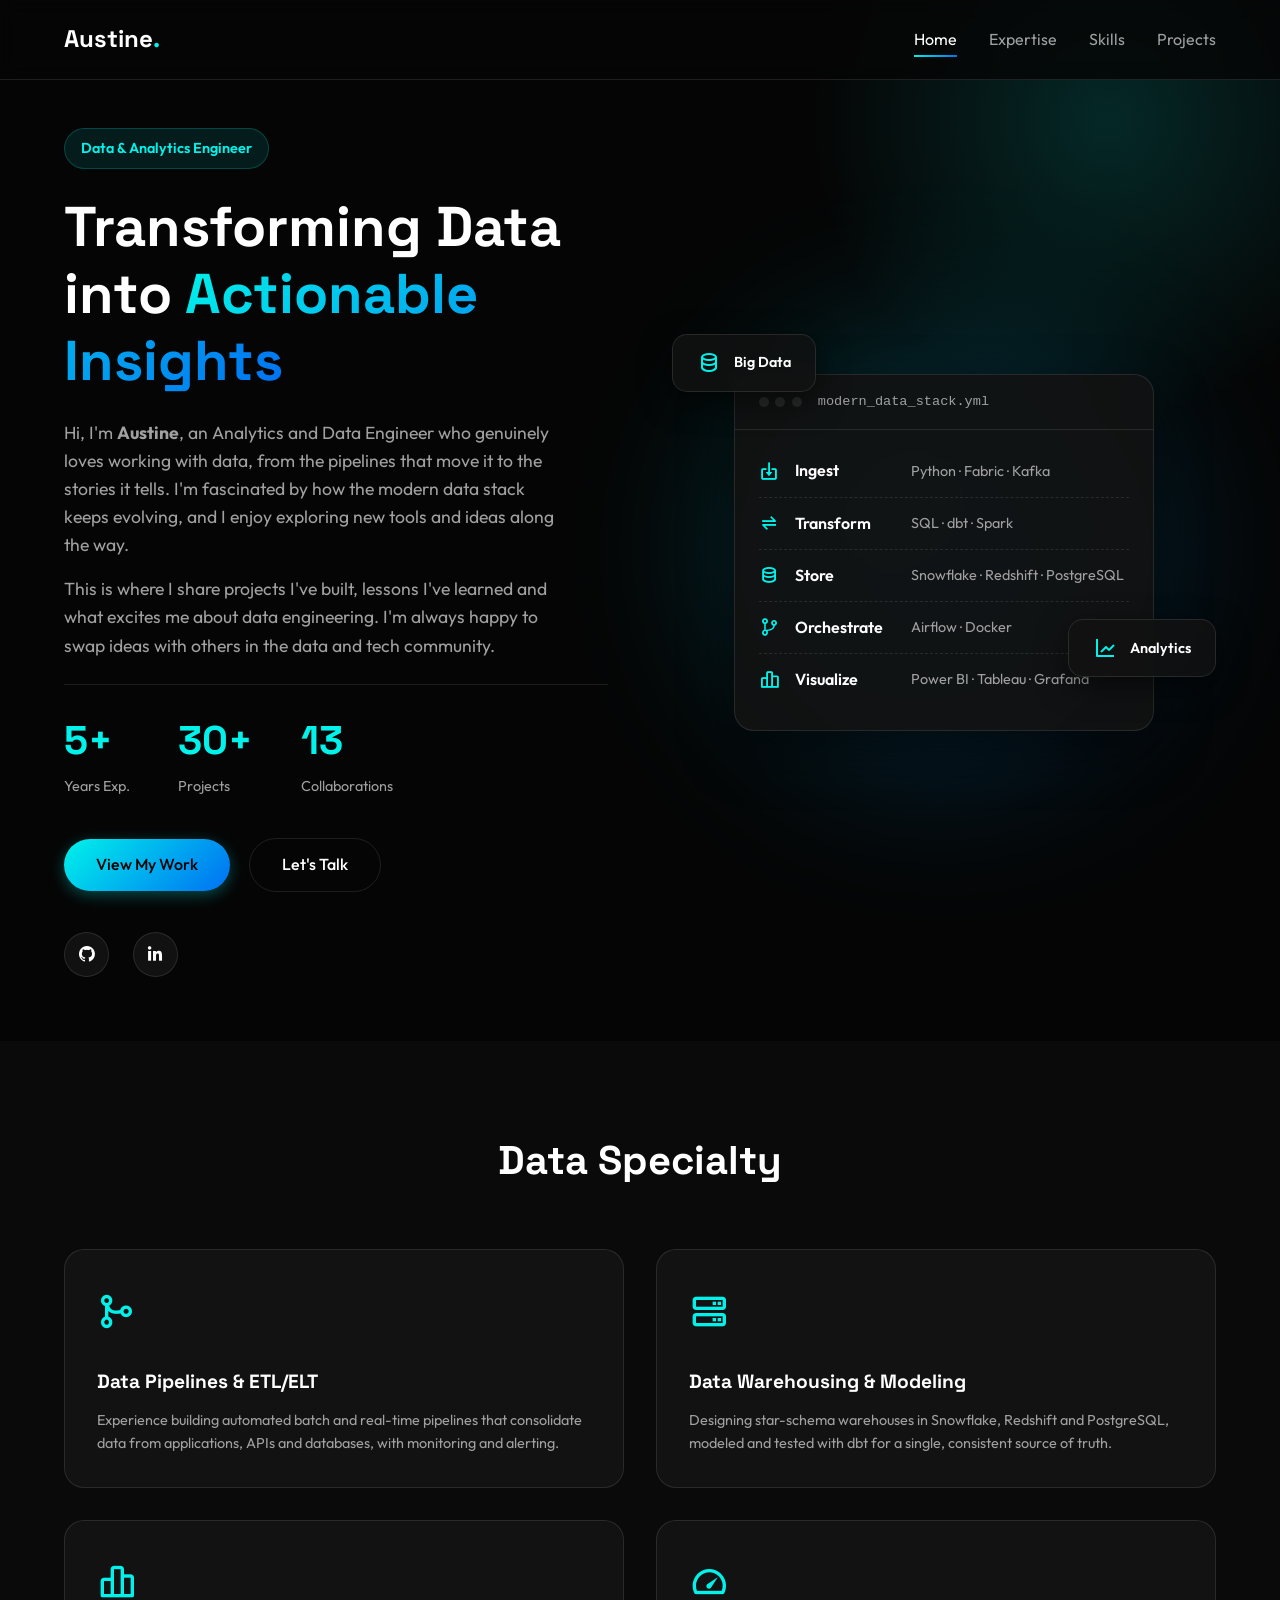
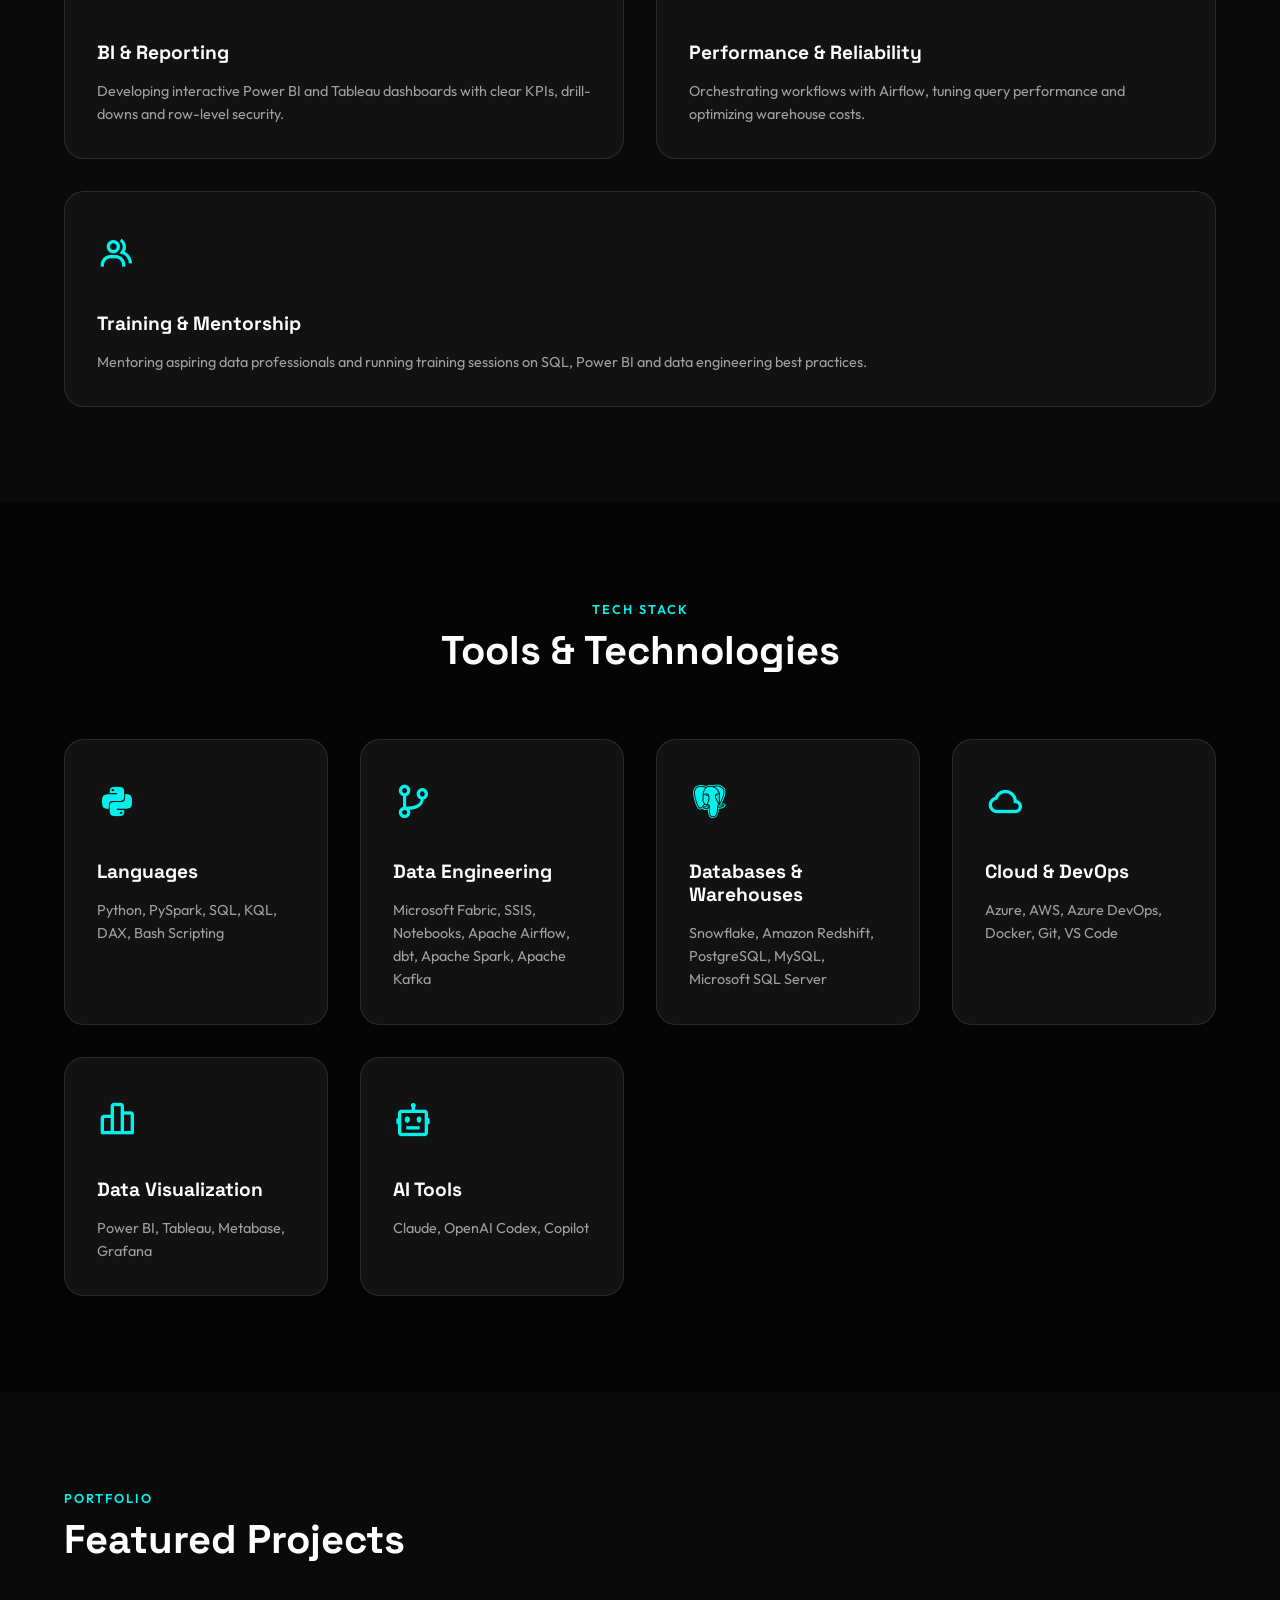
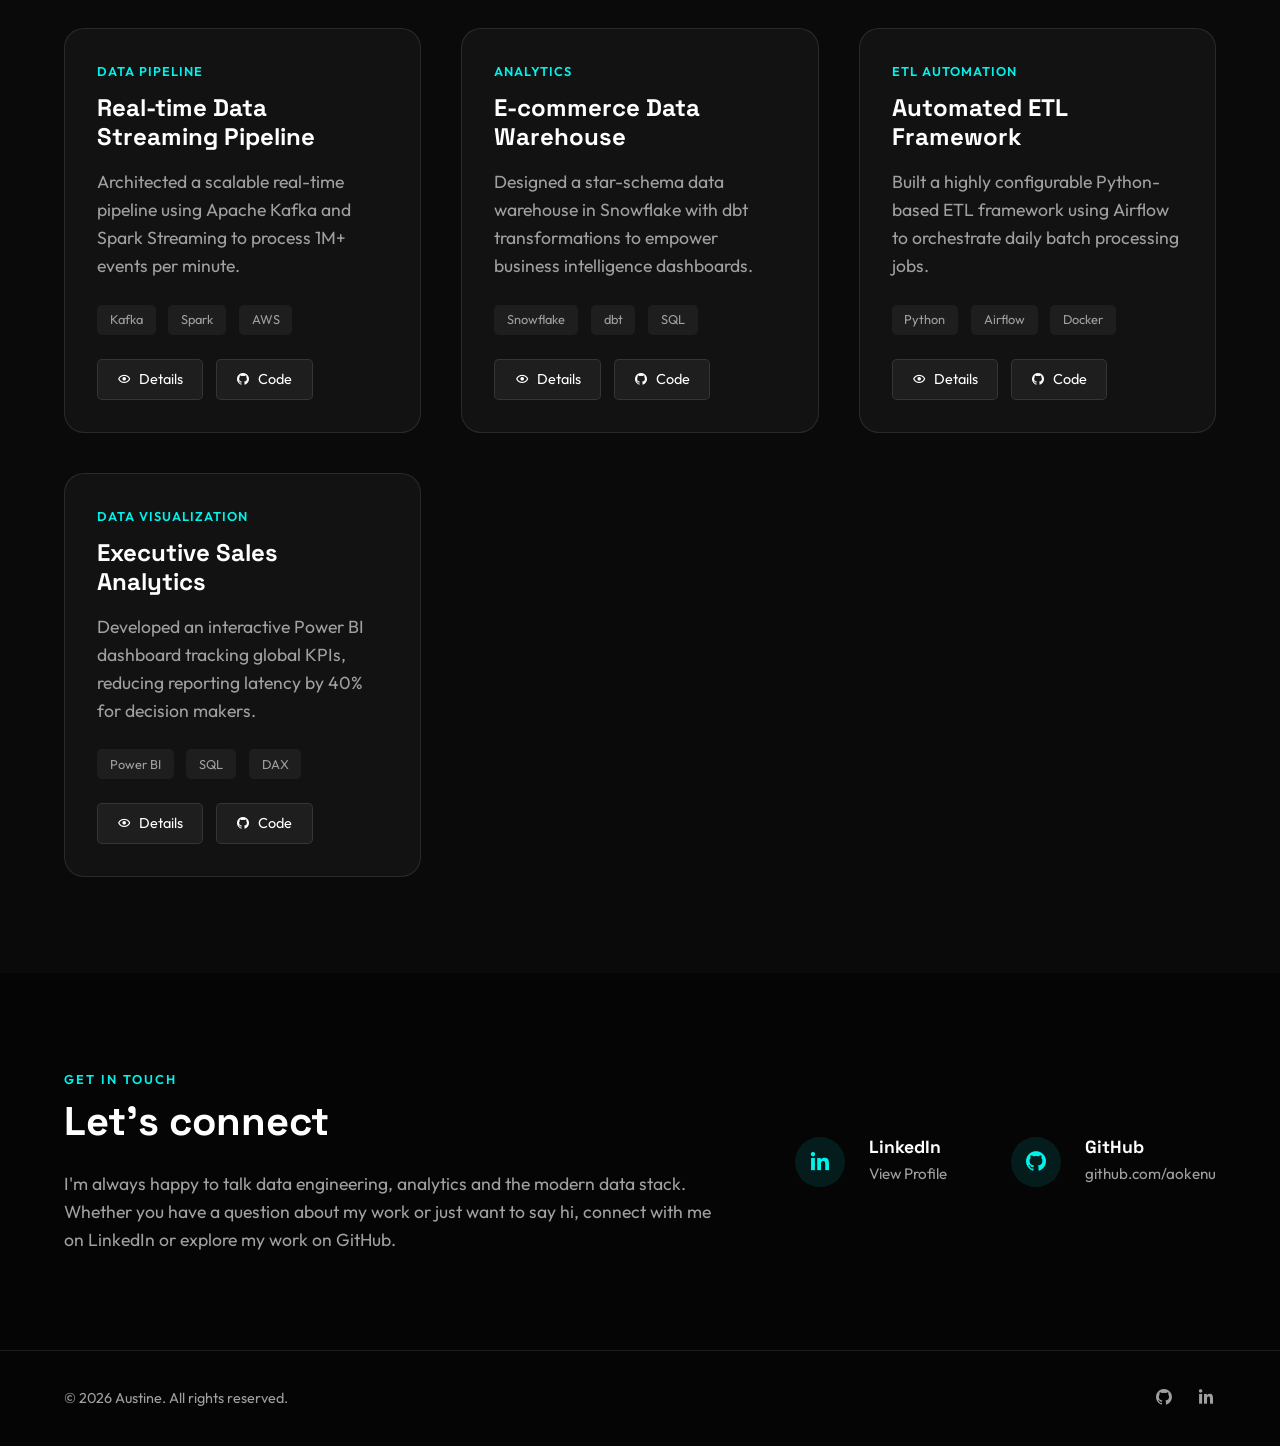
<file: index.html>
<!DOCTYPE html>
<html lang="en">

<head>
    <meta charset="UTF-8">
    <meta name="viewport" content="width=device-width, initial-scale=1.0">
    <title>Austine | Data & Analytics Engineer</title>
    <meta name="description"
        content="Portfolio of Austine, a Data & Analytics Engineer who builds data pipelines, data warehouses and BI dashboards with Python, SQL, dbt, Airflow, Snowflake and Power BI.">

    <link rel="canonical" href="https://databyaustine.dev/">

    <!-- Social sharing previews -->
    <meta property="og:type" content="website">
    <meta property="og:url" content="https://databyaustine.dev/">
    <meta property="og:title" content="Austine | Data & Analytics Engineer">
    <meta property="og:description"
        content="Data pipelines, data warehouses and BI dashboards that turn raw data into decisions.">
    <meta property="og:image" content="https://databyaustine.dev/assets/images/real-time-pipeline.png">
    <meta name="twitter:card" content="summary_large_image">

    <!-- Fonts -->
    <link rel="preconnect" href="https://fonts.googleapis.com">
    <link rel="preconnect" href="https://fonts.gstatic.com" crossorigin>
    <link
        href="https://fonts.googleapis.com/css2?family=Outfit:wght@300;400;500;600;700&family=Space+Grotesk:wght@300;400;500;600;700&display=swap"
        rel="stylesheet">

    <!-- Icons -->
    <link rel="stylesheet" href="https://unpkg.com/boxicons@2.1.4/css/boxicons.min.css">

    <link rel="icon" href="assets/images/favicon.svg" type="image/svg+xml">
    <link rel="stylesheet" href="style.css">
</head>

<body>
    <div class="background-glow"></div>

    <nav class="navbar">
        <div class="container nav-container">
            <a href="#" class="logo">Austine<span class="dot">.</span></a>
            <div class="nav-links">
                <a href="#home" class="nav-link active">Home</a>
                <a href="#focus" class="nav-link">Expertise</a>
                <a href="#skills" class="nav-link">Skills</a>
                <a href="#projects" class="nav-link">Projects</a>
            </div>
            <div class="menu-toggle" id="mobile-menu" role="button" aria-label="Toggle menu" tabindex="0">
                <i class='bx bx-menu'></i>
            </div>
        </div>
    </nav>

    <main>
        <!-- Hero Section -->
        <section id="home" class="hero">
            <div class="container hero-container">
                <div class="hero-content">
                    <div class="badge">Data & Analytics Engineer</div>
                    <h1>Transforming Data into <span class="gradient-text">Actionable Insights</span></h1>
                    <p class="hero-description">
                        Hi, I'm <strong>Austine</strong>, an Analytics and Data Engineer who genuinely loves working
                        with data, from the pipelines that move it to the stories it tells. I'm fascinated by how
                        the modern data stack keeps evolving, and I enjoy exploring new tools and ideas along the way.
                    </p>
                    <p class="hero-description">
                        This is where I share projects I've built, lessons I've learned and what excites me about
                        data engineering. I'm always happy to swap ideas with others in the data and tech community.
                    </p>
                    <ul class="about-stats">
                        <li>
                            <span class="stat-number">5+</span>
                            <span class="stat-label">Years Exp.</span>
                        </li>
                        <li>
                            <span class="stat-number">30+</span>
                            <span class="stat-label">Projects</span>
                        </li>
                        <li>
                            <span class="stat-number">13</span>
                            <span class="stat-label">Collaborations</span>
                        </li>
                    </ul>
                    <div class="hero-btns">
                        <a href="#projects" class="btn btn-primary">View My Work</a>
                        <a href="#contact" class="btn btn-outline">Let's Talk</a>
                    </div>
                    <div class="social-links">
                        <a href="https://github.com/aokenu" target="_blank" rel="noopener" aria-label="GitHub"><i
                                class='bx bxl-github'></i></a>
                        <a href="https://www.linkedin.com/in/austine-okenu-697431b0/" target="_blank" rel="noopener"
                            aria-label="LinkedIn"><i class='bx bxl-linkedin'></i></a>                    </div>
                </div>

                <div class="hero-image-wrapper">
                    <div class="image-blob"></div>
                    <div class="stack-card">
                        <div class="stack-card-header">
                            <span class="window-dots"><i></i><i></i><i></i></span>
                            <span>modern_data_stack.yml</span>
                        </div>
                        <ul class="stack-list">
                            <li><i class='bx bx-import'></i><span>Ingest</span><em>Python · Fabric · Kafka</em></li>
                            <li><i class='bx bx-transfer-alt'></i><span>Transform</span><em>SQL · dbt · Spark</em></li>
                            <li><i class='bx bx-data'></i><span>Store</span><em>Snowflake · Redshift · PostgreSQL</em>
                            </li>
                            <li><i class='bx bx-git-branch'></i><span>Orchestrate</span><em>Airflow · Docker</em></li>
                            <li><i class='bx bx-bar-chart-alt-2'></i><span>Visualize</span><em>Power BI · Tableau · Grafana</em>
                            </li>
                        </ul>
                    </div>
                    <div class="floating-card c1">
                        <i class='bx bx-data'></i>
                        <span>Big Data</span>
                    </div>
                    <div class="floating-card c2">
                        <i class='bx bx-line-chart'></i>
                        <span>Analytics</span>
                    </div>
                </div>
            </div>
        </section>

        <!-- Core Competencies Section -->
        <section id="focus" class="section bg-card">
            <div class="container">
                <div class="section-header center">
                    <h2>Data Specialty</h2>
                </div>
                <div class="skills-grid two-col">
                    <div class="skill-card">
                        <div class="skill-icon"><i class='bx bx-git-merge'></i></div>
                        <h3>Data Pipelines & ETL/ELT</h3>
                        <p>Experience building automated batch and real-time pipelines that consolidate data from
                            applications, APIs and databases, with monitoring and alerting.</p>
                    </div>
                    <div class="skill-card">
                        <div class="skill-icon"><i class='bx bx-server'></i></div>
                        <h3>Data Warehousing & Modeling</h3>
                        <p>Designing star-schema warehouses in Snowflake, Redshift and PostgreSQL, modeled and tested
                            with dbt for a single, consistent source of truth.</p>
                    </div>
                    <div class="skill-card">
                        <div class="skill-icon"><i class='bx bx-bar-chart-alt-2'></i></div>
                        <h3>BI & Reporting</h3>
                        <p>Developing interactive Power BI and Tableau dashboards with clear KPIs,
                            drill-downs and row-level security.</p>
                    </div>
                    <div class="skill-card">
                        <div class="skill-icon"><i class='bx bx-tachometer'></i></div>
                        <h3>Performance & Reliability</h3>
                        <p>Orchestrating workflows with Airflow, tuning query performance and optimizing warehouse
                            costs.</p>
                    </div>
                    <div class="skill-card">
                        <div class="skill-icon"><i class='bx bx-group'></i></div>
                        <h3>Training & Mentorship</h3>
                        <p>Mentoring aspiring data professionals and running training sessions on SQL, Power BI and
                            data engineering best practices.</p>
                    </div>
                </div>
            </div>
        </section>

        <!-- Skills Section -->
        <section id="skills" class="section">
            <div class="container">
                <div class="section-header center">
                    <span class="subtitle">Tech Stack</span>
                    <h2>Tools &amp; Technologies</h2>
                </div>
                <div class="skills-grid">
                    <div class="skill-card">
                        <div class="skill-icon"><i class='bx bxl-python'></i></div>
                        <h3>Languages</h3>
                        <p>Python, PySpark, SQL, KQL, DAX, Bash Scripting</p>
                    </div>
                    <div class="skill-card">
                        <div class="skill-icon"><i class='bx bx-git-branch'></i></div>
                        <h3>Data Engineering</h3>
                        <p>Microsoft Fabric, SSIS, Notebooks, Apache Airflow, dbt, Apache Spark, Apache Kafka</p>
                    </div>
                    <div class="skill-card">
                        <div class="skill-icon"><i class='bx bxl-postgresql'></i></div>
                        <h3>Databases & Warehouses</h3>
                        <p>Snowflake, Amazon Redshift, PostgreSQL, MySQL, Microsoft SQL Server</p>
                    </div>
                    <div class="skill-card">
                        <div class="skill-icon"><i class='bx bx-cloud'></i></div>
                        <h3>Cloud & DevOps</h3>
                        <p>Azure, AWS, Azure DevOps, Docker, Git, VS Code</p>
                    </div>
                    <div class="skill-card">
                        <div class="skill-icon"><i class='bx bx-bar-chart-alt-2'></i></div>
                        <h3>Data Visualization</h3>
                        <p>Power BI, Tableau, Metabase, Grafana</p>
                    </div>
                    <div class="skill-card">
                        <div class="skill-icon"><i class='bx bx-bot'></i></div>
                        <h3>AI Tools</h3>
                        <p>Claude, OpenAI Codex, Copilot</p>
                    </div>
                </div>
            </div>
        </section>

        <!-- Projects Section -->
        <section id="projects" class="section bg-card">
            <div class="container">
                <div class="section-header">
                    <span class="subtitle">Portfolio</span>
                    <h2>Featured Projects</h2>
                </div>
                <div class="projects-grid">
                    <!-- Project 1 -->
                    <article class="project-card">
                        <div class="project-content">
                            <span class="project-category">Data Pipeline</span>
                            <h3>Real-time Data Streaming Pipeline</h3>
                            <p>Architected a scalable real-time pipeline using Apache Kafka and Spark Streaming to
                                process 1M+ events per minute.</p>
                            <div class="project-tech">
                                <span>Kafka</span>
                                <span>Spark</span>
                                <span>AWS</span>
                            </div>
                            <div class="project-links">
                                <a href="projects/real-time-stream.html" class="btn-sm"><i class='bx bx-show'></i>
                                    Details</a>
                                <a href="https://github.com/aokenu" target="_blank" rel="noopener" class="btn-sm"><i
                                        class='bx bxl-github'></i> Code</a>
                            </div>
                        </div>
                    </article>

                    <!-- Project 2 -->
                    <article class="project-card">
                        <div class="project-content">
                            <span class="project-category">Analytics</span>
                            <h3>E-commerce Data Warehouse</h3>
                            <p>Designed a star-schema data warehouse in Snowflake with dbt transformations to empower
                                business intelligence dashboards.</p>
                            <div class="project-tech">
                                <span>Snowflake</span>
                                <span>dbt</span>
                                <span>SQL</span>
                            </div>
                            <div class="project-links">
                                <a href="projects/ecommerce-dwh.html" class="btn-sm"><i class='bx bx-show'></i>
                                    Details</a>
                                <a href="https://github.com/aokenu" target="_blank" rel="noopener" class="btn-sm"><i
                                        class='bx bxl-github'></i> Code</a>
                            </div>
                        </div>
                    </article>

                    <!-- Project 3 -->
                    <article class="project-card">
                        <div class="project-content">
                            <span class="project-category">ETL Automation</span>
                            <h3>Automated ETL Framework</h3>
                            <p>Built a highly configurable Python-based ETL framework using Airflow to orchestrate daily
                                batch processing jobs.</p>
                            <div class="project-tech">
                                <span>Python</span>
                                <span>Airflow</span>
                                <span>Docker</span>
                            </div>
                            <div class="project-links">
                                <a href="projects/etl-framework.html" class="btn-sm"><i class='bx bx-show'></i>
                                    Details</a>
                                <a href="https://github.com/aokenu" target="_blank" rel="noopener" class="btn-sm"><i
                                        class='bx bxl-github'></i> Code</a>
                            </div>
                        </div>
                    </article>

                    <!-- Project 4 -->
                    <article class="project-card">
                        <div class="project-content">
                            <span class="project-category">Data Visualization</span>
                            <h3>Executive Sales Analytics</h3>
                            <p>Developed an interactive Power BI dashboard tracking global KPIs, reducing reporting
                                latency by 40% for decision makers.</p>
                            <div class="project-tech">
                                <span>Power BI</span>
                                <span>SQL</span>
                                <span>DAX</span>
                            </div>
                            <div class="project-links">
                                <a href="projects/sales-analytics.html" class="btn-sm"><i class='bx bx-show'></i>
                                    Details</a>
                                <a href="https://github.com/aokenu" target="_blank" rel="noopener" class="btn-sm"><i
                                        class='bx bxl-github'></i> Code</a>
                            </div>
                        </div>
                    </article>
                </div>
            </div>
        </section>

        <!-- Contact Section -->
        <section id="contact" class="section">
            <div class="container contact-container">
                <div class="contact-info">
                    <div class="section-header">
                        <span class="subtitle">Get In Touch</span>
                        <h2>Let's connect</h2>
                    </div>
                    <p>
                        I'm always happy to talk data engineering, analytics and the modern data stack. Whether you
                        have a question about my work or just want to say hi, connect with me on LinkedIn or explore
                        my work on GitHub.
                    </p>
                </div>
                <div class="contact-methods">
                    <div class="method">
                        <i class='bx bxl-linkedin'></i>
                        <div>
                            <h4>LinkedIn</h4>
                            <a href="https://www.linkedin.com/in/austine-okenu-697431b0/" target="_blank"
                                rel="noopener">View Profile</a>
                        </div>
                    </div>
                    <div class="method">
                        <i class='bx bxl-github'></i>
                        <div>
                            <h4>GitHub</h4>
                            <a href="https://github.com/aokenu" target="_blank" rel="noopener">github.com/aokenu</a>
                        </div>
                    </div>
                </div>
            </div>
        </section>

    </main>

    <footer class="footer">
        <div class="container footer-content">
            <p>&copy; 2026 Austine. All rights reserved.</p>
            <div class="footer-links">
                <a href="https://github.com/aokenu" target="_blank" rel="noopener" aria-label="GitHub"><i
                        class='bx bxl-github'></i></a>
                <a href="https://www.linkedin.com/in/austine-okenu-697431b0/" target="_blank" rel="noopener"
                    aria-label="LinkedIn"><i class='bx bxl-linkedin'></i></a>
            </div>
        </div>
    </footer>

    <script src="script.js"></script>
</body>

</html>
</file>
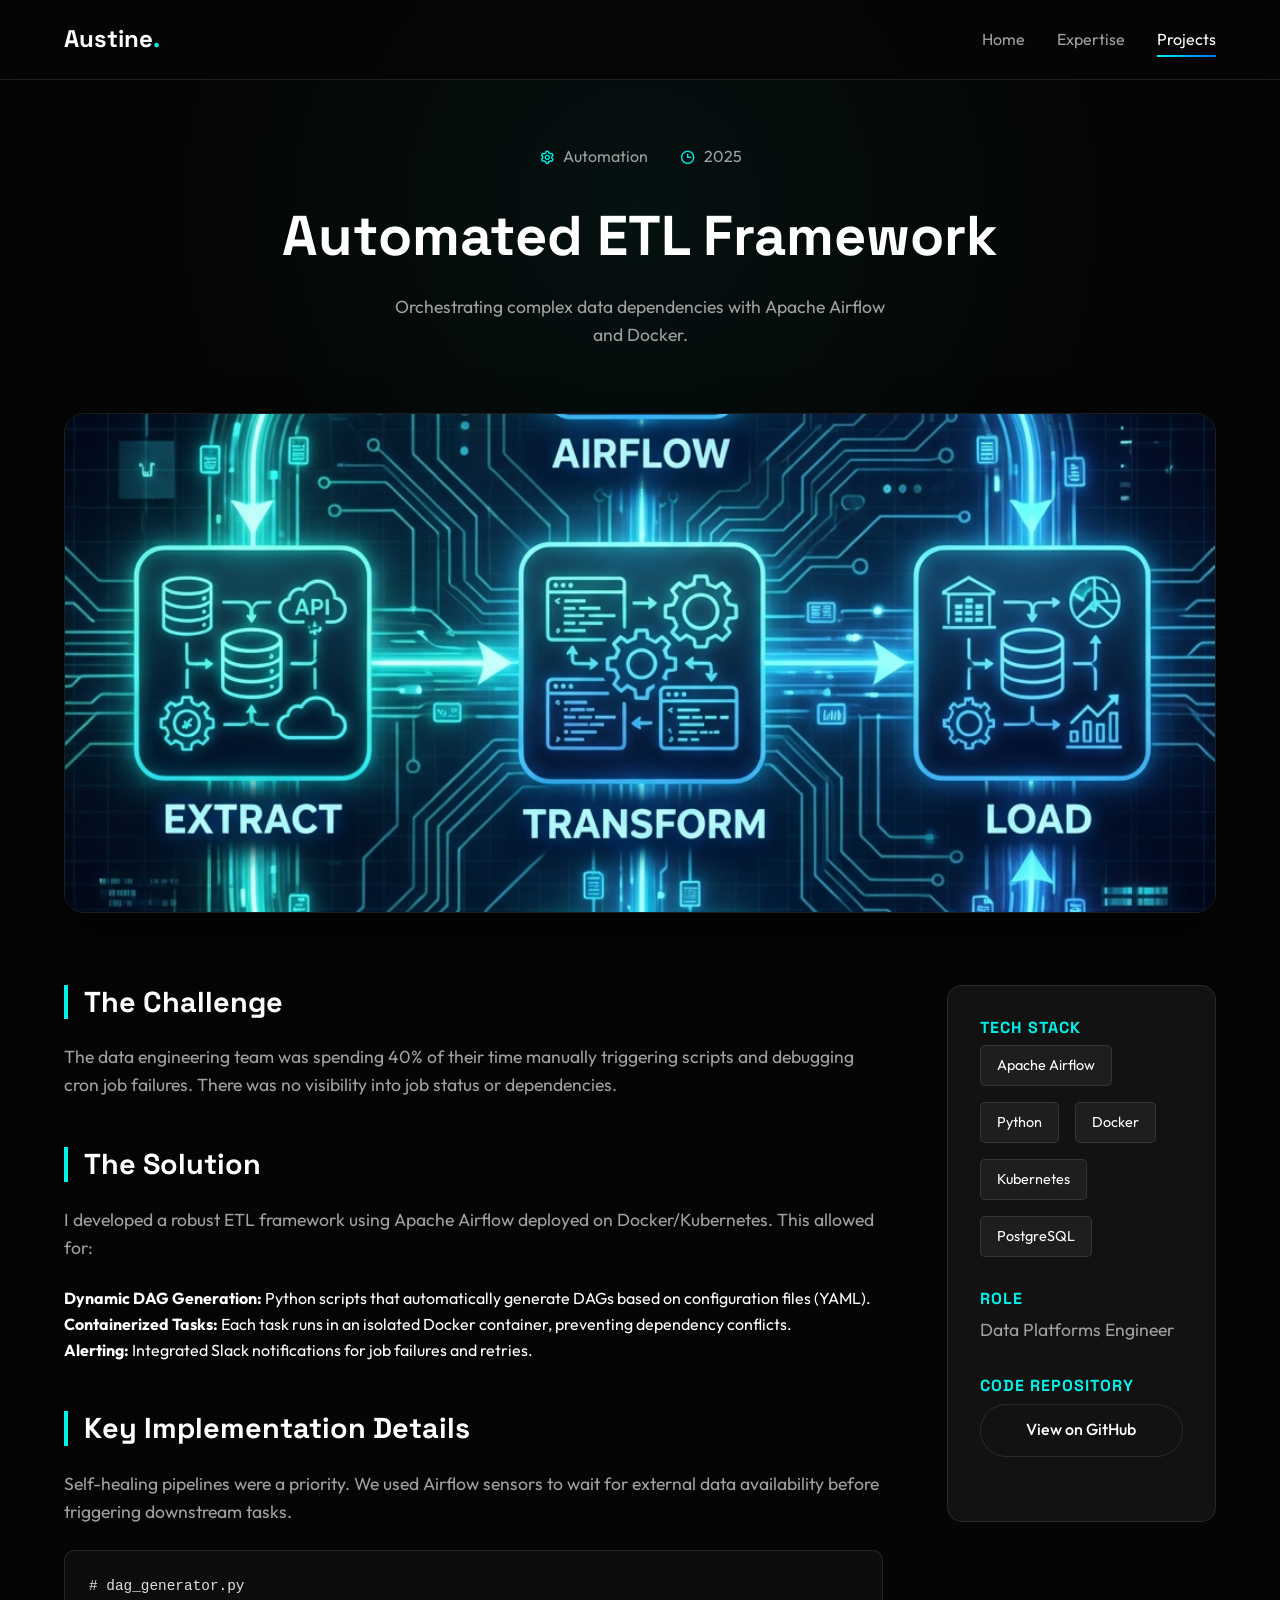
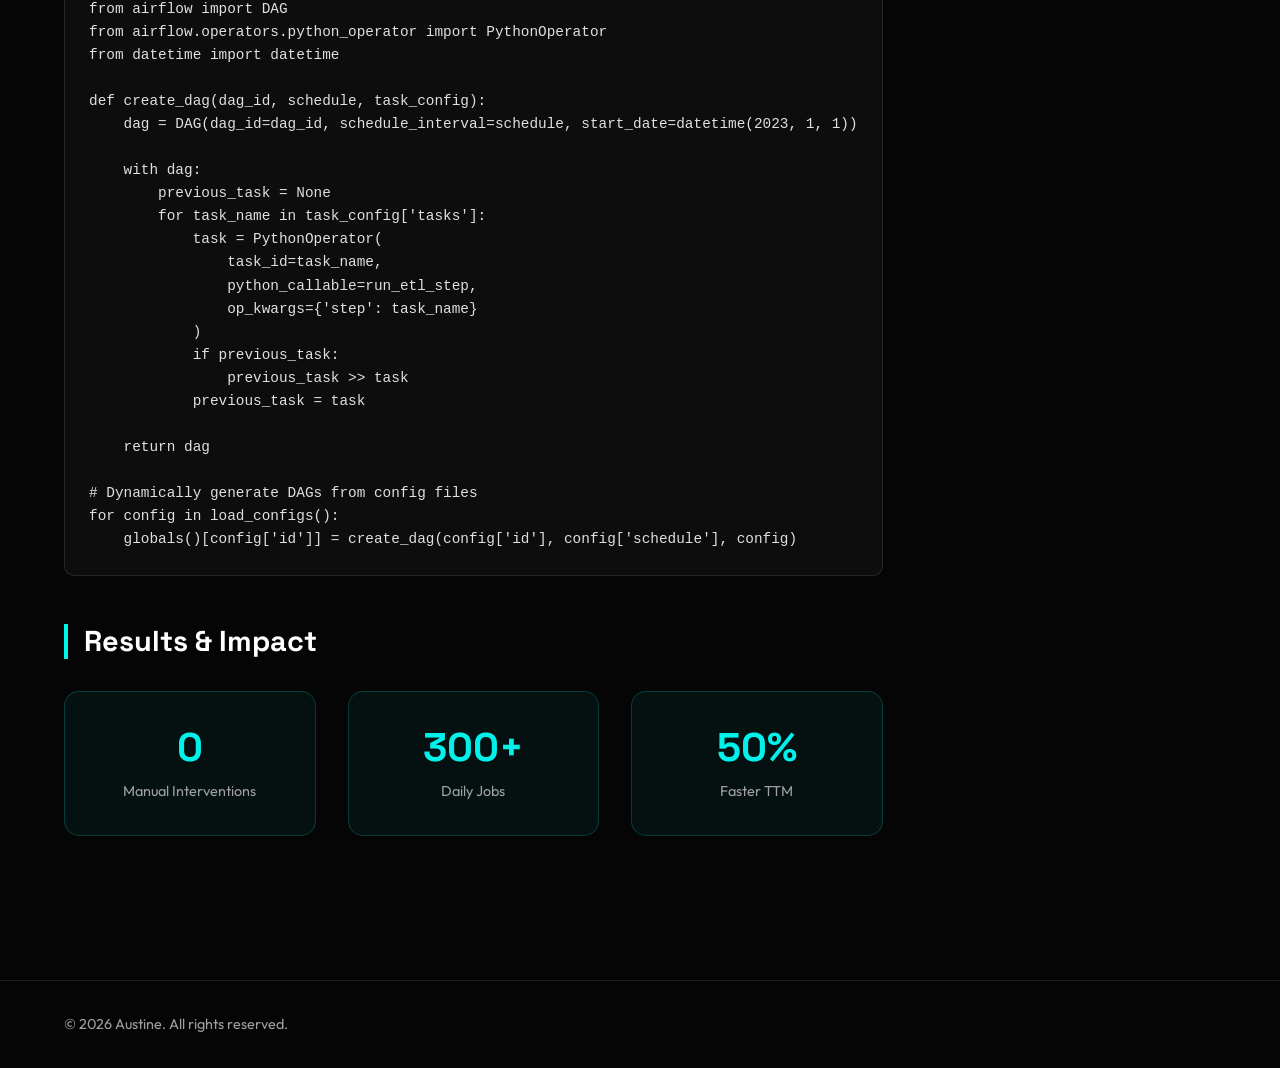
<file: projects/etl-framework.html>
<!DOCTYPE html>
<html lang="en">

<head>
    <meta charset="UTF-8">
    <meta name="viewport" content="width=device-width, initial-scale=1.0">
    <title>Automated ETL Framework | Austine</title>
    <link rel="preconnect" href="https://fonts.googleapis.com">
    <link rel="preconnect" href="https://fonts.gstatic.com" crossorigin>
    <link
        href="https://fonts.googleapis.com/css2?family=Outfit:wght@300;400;500;600;700&family=Space+Grotesk:wght@300;400;500;600;700&display=swap"
        rel="stylesheet">
    <link rel="stylesheet" href="https://unpkg.com/boxicons@2.1.4/css/boxicons.min.css">
    <link rel="icon" href="../assets/images/favicon.svg" type="image/svg+xml">
    <link rel="stylesheet" href="../style.css">
</head>

<body>
    <nav class="navbar">
        <div class="container nav-container">
            <a href="../index.html" class="logo">Austine<span class="dot">.</span></a>
            <div class="nav-links">
                <a href="../index.html#home" class="nav-link">Home</a>
                <a href="../index.html#focus" class="nav-link">Expertise</a>
                <a href="../index.html#projects" class="nav-link active">Projects</a>
            </div>
            <div class="menu-toggle" id="mobile-menu">
                <i class='bx bx-menu'></i>
            </div>
        </div>
    </nav>

    <main>
        <section class="project-header">
            <div class="container">
                <div class="project-meta">
                    <span class="meta-item"><i class='bx bx-cog'></i> Automation</span>
                    <span class="meta-item"><i class='bx bx-time'></i> 2025</span>
                </div>
                <h1>Automated ETL Framework</h1>
                <p class="hero-description" style="margin: 0 auto;">Orchestrating complex data dependencies with Apache
                    Airflow and Docker.</p>
            </div>
        </section>

        <section class="container">
            <img src="../assets/images/etl-framework.png" alt="ETL Workflow Diagram" class="project-hero-image">

            <div class="project-details-container">
                <div class="content-side">
                    <div class="detail-section">
                        <h3>The Challenge</h3>
                        <p>The data engineering team was spending 40% of their time manually triggering scripts
                            and debugging cron job failures. There was no visibility into job status or dependencies.
                        </p>
                    </div>

                    <div class="detail-section">
                        <h3>The Solution</h3>
                        <p>I developed a robust ETL framework using Apache Airflow deployed on Docker/Kubernetes. This
                            allowed for:</p>
                        <ul>
                            <li><strong>Dynamic DAG Generation:</strong> Python scripts that automatically generate DAGs
                                based on configuration files (YAML).</li>
                            <li><strong>Containerized Tasks:</strong> Each task runs in an isolated Docker container,
                                preventing dependency conflicts.</li>
                            <li><strong>Alerting:</strong> Integrated Slack notifications for job failures and retries.
                            </li>
                        </ul>
                    </div>

                    <div class="detail-section">
                        <h3>Key Implementation Details</h3>
                        <p>Self-healing pipelines were a priority. We used Airflow sensors to wait for external data
                            availability before triggering downstream tasks.</p>

                            <div class="code-snippet">
                                <pre>
# dag_generator.py
from airflow import DAG
from airflow.operators.python_operator import PythonOperator
from datetime import datetime

def create_dag(dag_id, schedule, task_config):
    dag = DAG(dag_id=dag_id, schedule_interval=schedule, start_date=datetime(2023, 1, 1))
    
    with dag:
        previous_task = None
        for task_name in task_config['tasks']:
            task = PythonOperator(
                task_id=task_name,
                python_callable=run_etl_step,
                op_kwargs={'step': task_name}
            )
            if previous_task:
                previous_task >> task
            previous_task = task
            
    return dag

# Dynamically generate DAGs from config files
for config in load_configs():
    globals()[config['id']] = create_dag(config['id'], config['schedule'], config)
</pre>                                    
                    </div>
                </div>

                <div class="detail-section">
                    <h3>Results & Impact</h3>
                    <div class="results-grid">
                        <div class="result-card">
                            <h4>0</h4>
                            <p>Manual Interventions</p>
                        </div>
                            <div class="result-card">
                                <h4>300+</h4>
                                <p>Daily Jobs</p>
                            </div>
                            <div class="result-card">
                                <h4>50%</h4>
                                <p>Faster TTM</p>
                            </div>
                        </div>
                    </div>
                </div>
                
                <div class="sidebar-side">
                    <div class="sidebar-card">
                        <div class="sidebar-item">
                            <h4>Tech Stack</h4>
                            <div class="tech-stack-list">
                                <span class="tech-tag">Apache Airflow</span>
                                <span class="tech-tag">Python</span>
                                <span class="tech-tag">Docker</span>
                                <span class="tech-tag">Kubernetes</span>
                                <span class="tech-tag">PostgreSQL</span>
                            </div>
                        </div>
                        <div class="sidebar-item">
                            <h4>Role</h4>
                            <p>Data Platforms Engineer</p>
                        </div>
                        <div class="sidebar-item">
                            <h4>Code Repository</h4>
                            <a href="https://github.com/aokenu" target="_blank" rel="noopener" class="btn btn-outline full-width"
                                style="margin-left:0; text-align:center;">View on GitHub</a>
                        </div>
                    </div>
                </div>
            </div>
        </section>
    </main>

    <footer class="footer">
        <div class="container footer-content">
            <p>&copy; 2026 Austine. All rights reserved.</p>
        </div>
    </footer>

    <script src="../script.js"></script>

</body>

</html>
</file>
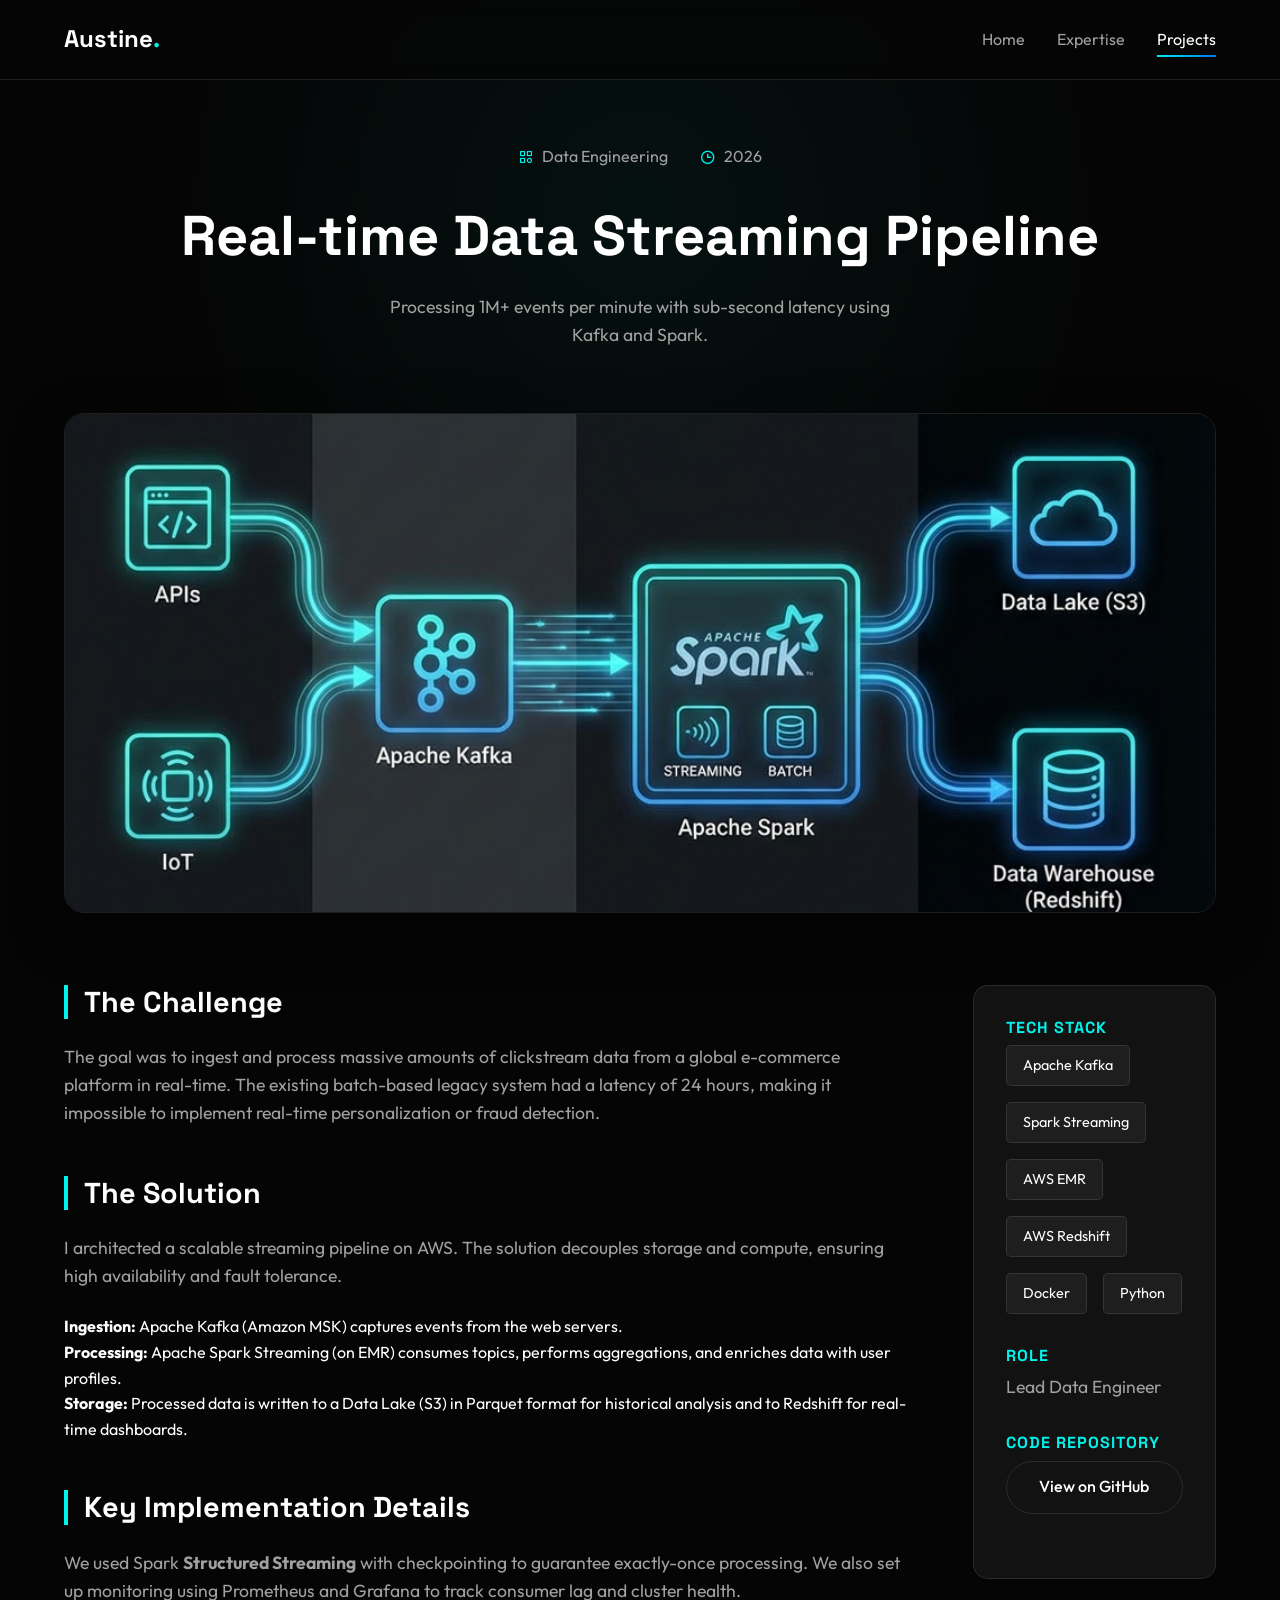
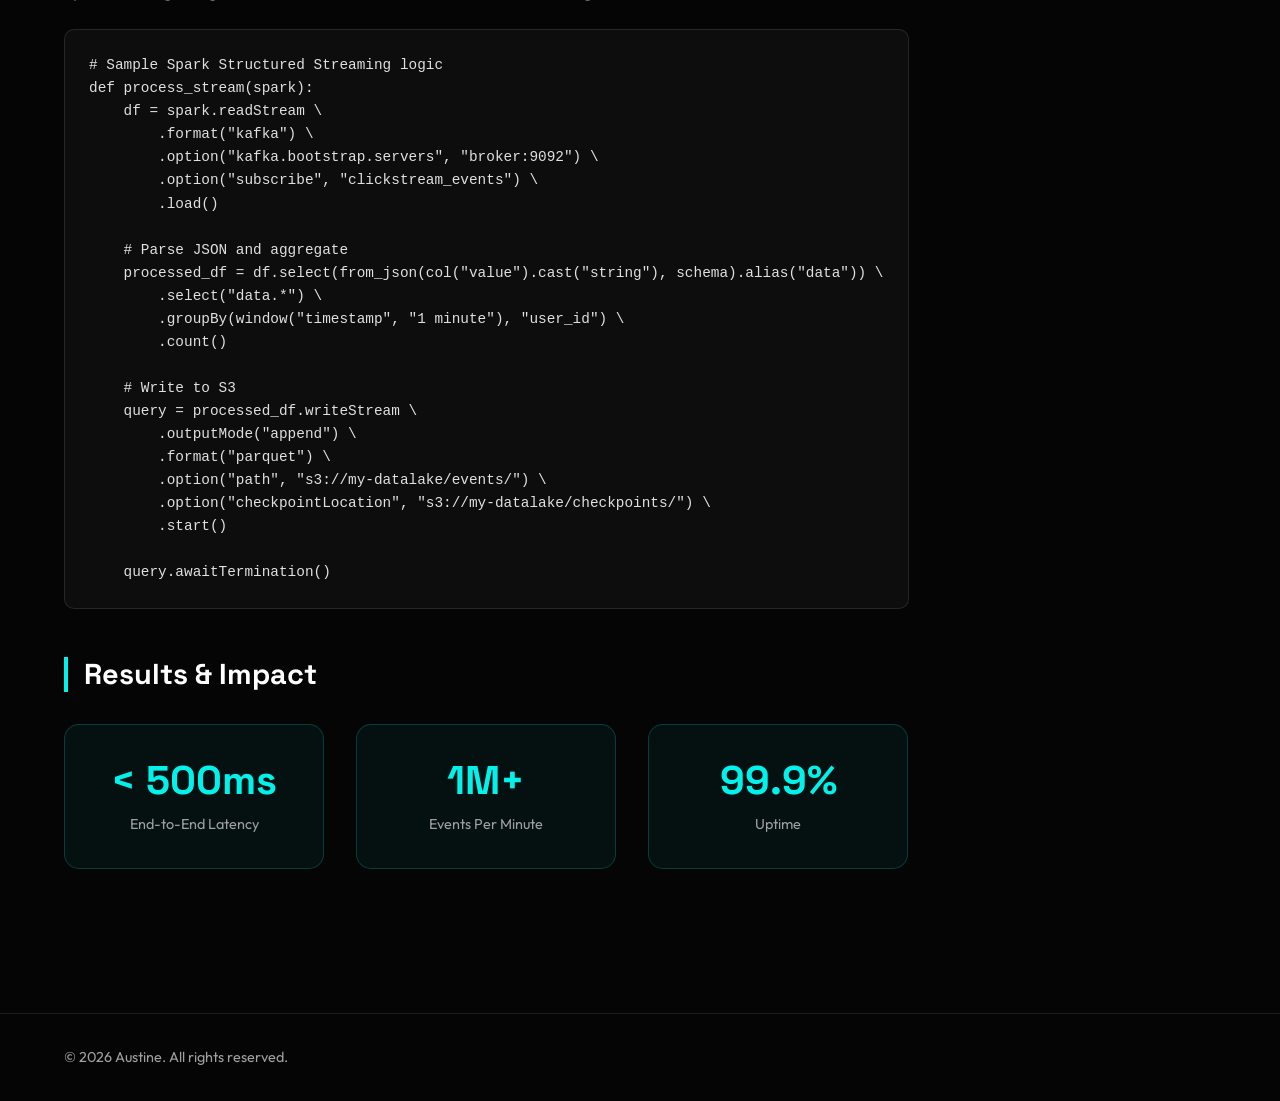
<file: projects/real-time-stream.html>
<!DOCTYPE html>
<html lang="en">

<head>
    <meta charset="UTF-8">
    <meta name="viewport" content="width=device-width, initial-scale=1.0">
    <title>Real-time Data Streaming Pipeline | Austine</title>
    <link rel="preconnect" href="https://fonts.googleapis.com">
    <link rel="preconnect" href="https://fonts.gstatic.com" crossorigin>
    <link
        href="https://fonts.googleapis.com/css2?family=Outfit:wght@300;400;500;600;700&family=Space+Grotesk:wght@300;400;500;600;700&display=swap"
        rel="stylesheet">
    <link rel="stylesheet" href="https://unpkg.com/boxicons@2.1.4/css/boxicons.min.css">
    <link rel="icon" href="../assets/images/favicon.svg" type="image/svg+xml">
    <link rel="stylesheet" href="../style.css">
</head>

<body>
    <nav class="navbar">
        <div class="container nav-container">
            <a href="../index.html" class="logo">Austine<span class="dot">.</span></a>
            <div class="nav-links">
                <a href="../index.html#home" class="nav-link">Home</a>
                <a href="../index.html#focus" class="nav-link">Expertise</a>
                <a href="../index.html#projects" class="nav-link active">Projects</a>
            </div>
            <div class="menu-toggle" id="mobile-menu">
                <i class='bx bx-menu'></i>
            </div>
        </div>
    </nav>

    <main>
        <section class="project-header">
            <div class="container">
                <div class="project-meta">
                    <span class="meta-item"><i class='bx bx-category'></i> Data Engineering</span>
                    <span class="meta-item"><i class='bx bx-time'></i> 2026</span>
                </div>
                <h1>Real-time Data Streaming Pipeline</h1>
                <p class="hero-description" style="margin: 0 auto;">Processing 1M+ events per minute with sub-second
                    latency using Kafka and Spark.</p>
            </div>
        </section>

        <section class="container">
            <img src="../assets/images/real-time-pipeline.png" alt="Architecture Diagram" class="project-hero-image">

            <div class="project-details-container">
                <div class="content-side">
                    <div class="detail-section">
                        <h3>The Challenge</h3>
                        <p>The goal was to ingest and process massive amounts of clickstream data from a global
                            e-commerce platform in real-time. The existing batch-based legacy system had a latency of 24
                            hours, making it impossible to implement real-time personalization or fraud detection.</p>

                    </div>

                    <div class="detail-section">
                        <h3>The Solution</h3>
                        <p>I architected a scalable streaming pipeline on AWS. The solution decouples storage and
                            compute, ensuring high availability and fault tolerance.</p>
                        <ul>
                            <li><strong>Ingestion:</strong> Apache Kafka (Amazon MSK) captures events from the web
                                servers.</li>
                            <li><strong>Processing:</strong> Apache Spark Streaming (on EMR) consumes topics, performs
                                aggregations, and enriches data with user profiles.</li>
                            <li><strong>Storage:</strong> Processed data is written to a Data Lake (S3) in Parquet
                                format for historical analysis and to Redshift for real-time dashboards.</li>
                            </ul>
                    </div>

                    <div class="detail-section">
                        <h3>Key Implementation Details</h3>
                        <p>We used Spark <strong>Structured Streaming</strong> with checkpointing to guarantee exactly-once processing. We also
                            set up monitoring using Prometheus and Grafana to track consumer lag and cluster health.</p>

                        <div class="code-snippet">
                            <pre>
# Sample Spark Structured Streaming logic
def process_stream(spark):
    df = spark.readStream \
        .format("kafka") \
        .option("kafka.bootstrap.servers", "broker:9092") \
        .option("subscribe", "clickstream_events") \
        .load()

    # Parse JSON and aggregate
    processed_df = df.select(from_json(col("value").cast("string"), schema).alias("data")) \
        .select("data.*") \
        .groupBy(window("timestamp", "1 minute"), "user_id") \
        .count()

    # Write to S3
    query = processed_df.writeStream \
        .outputMode("append") \
        .format("parquet") \
        .option("path", "s3://my-datalake/events/") \
        .option("checkpointLocation", "s3://my-datalake/checkpoints/") \
        .start()

    query.awaitTermination()
</pre>

                            </div>
                        </div>

                        <div class="detail-section">
                            <h3>Results & Impact</h3>
                            <div class="results-grid">
                                <div class="result-card">
                                    <h4>&lt; 500ms</h4>
                                    <p>End-to-End Latency</p>
                                </div>
                                <div class="result-card">
                                    <h4>1M+</h4>
                                    <p>Events Per Minute</p>
                                </div>

                                <div class="result-card">
                                    <h4>99.9%</h4>
                                    <p>Uptime</p>
                                </div>
                            </div>
                        </div>
                </div>

                <div class="sidebar-side">
                    <div class="sidebar-card">
                        <div class="sidebar-item">
                            <h4>Tech Stack</h4>
                            <div class="tech-stack-list">
                                <span class="tech-tag">Apache Kafka</span>
                                <span class="tech-tag">Spark Streaming</span>
                                <span class="tech-tag">AWS EMR</span>
                                <span class="tech-tag">AWS Redshift</span>
                                <span class="tech-tag">Docker</span>
                                <span class="tech-tag">Python</span>
                            </div>
                        </div>
                        <div class="sidebar-item">
                            <h4>Role</h4>
                            <p>Lead Data Engineer</p>
                        </div>
                        <div class="sidebar-item">
                            <h4>Code Repository</h4>
                            <a href="https://github.com/aokenu" target="_blank" rel="noopener" class="btn btn-outline full-width"
                                    style="margin-left:0; text-align:center;">View on GitHub</a>
                        </div>
                    </div>
                </div>
            </div>
        </section>
    </main>

    <footer class="footer">
        <div class="container footer-content">
            <p>&copy; 2026 Austine. All rights reserved.</p>
        </div>
    </footer>

    <script src="../script.js"></script>
</body>


</html>
</file>
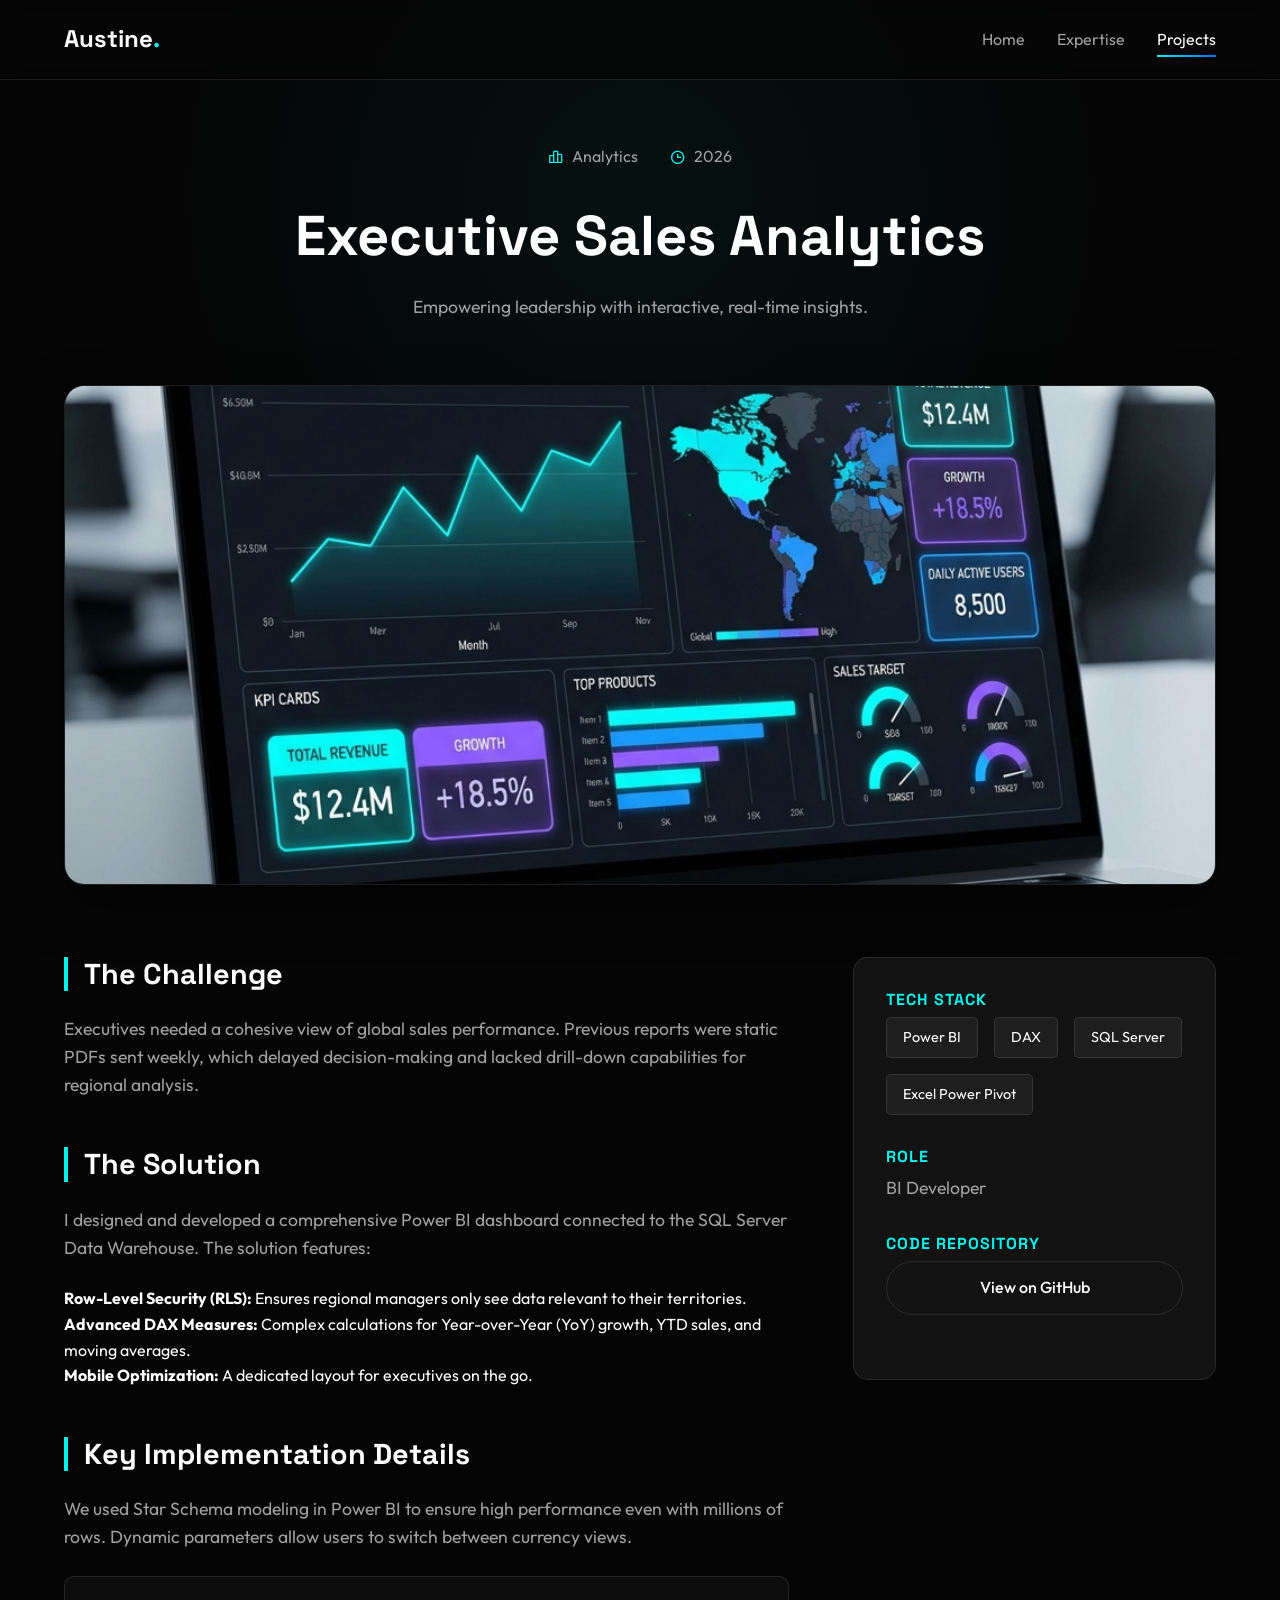
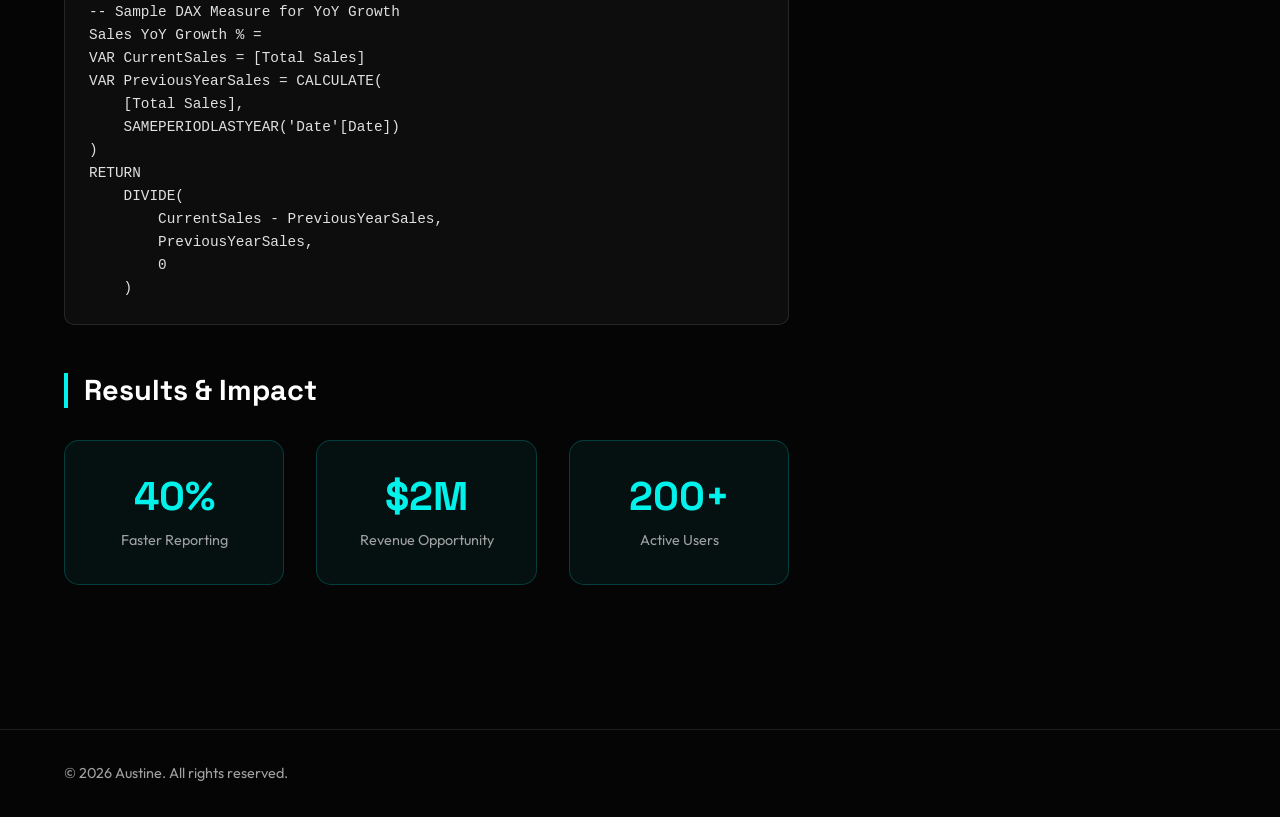
<file: projects/sales-analytics.html>
<!DOCTYPE html>
<html lang="en">

<head>
    <meta charset="UTF-8">
    <meta name="viewport" content="width=device-width, initial-scale=1.0">
    <title>Executive Sales Analytics | Austine</title>
    <link rel="preconnect" href="https://fonts.googleapis.com">
    <link rel="preconnect" href="https://fonts.gstatic.com" crossorigin>
    <link
        href="https://fonts.googleapis.com/css2?family=Outfit:wght@300;400;500;600;700&family=Space+Grotesk:wght@300;400;500;600;700&display=swap"
        rel="stylesheet">
    <link rel="stylesheet" href="https://unpkg.com/boxicons@2.1.4/css/boxicons.min.css">
    <link rel="icon" href="../assets/images/favicon.svg" type="image/svg+xml">
    <link rel="stylesheet" href="../style.css">
</head>

<body>
    <nav class="navbar">
        <div class="container nav-container">
            <a href="../index.html" class="logo">Austine<span class="dot">.</span></a>
            <div class="nav-links">
                <a href="../index.html#home" class="nav-link">Home</a>
                <a href="../index.html#focus" class="nav-link">Expertise</a>
                <a href="../index.html#projects" class="nav-link active">Projects</a>
            </div>
            <div class="menu-toggle" id="mobile-menu">
                <i class='bx bx-menu'></i>
            </div>
        </div>
    </nav>

    <main>
        <section class="project-header">
            <div class="container">
                <div class="project-meta">
                    <span class="meta-item"><i class='bx bx-bar-chart-alt-2'></i> Analytics</span>
                    <span class="meta-item"><i class='bx bx-time'></i> 2026</span>
                </div>
                <h1>Executive Sales Analytics</h1>
                <p class="hero-description" style="margin: 0 auto;">Empowering leadership with interactive, real-time
                    insights.</p>
            </div>
        </section>

        <section class="container">
            <img src="../assets/images/sales-analytics.png" alt="Power BI Dashboard" class="project-hero-image">

            <div class="project-details-container">
                <div class="content-side">
                    <div class="detail-section">
                        <h3>The Challenge</h3>
                        <p>Executives needed a cohesive view of global sales performance. Previous reports were static
                            PDFs sent weekly, which delayed decision-making and lacked drill-down capabilities for
                            regional analysis.</p>
                    </div>

                    <div class="detail-section">
                        <h3>The Solution</h3>
                        <p>I designed and developed a comprehensive Power BI dashboard connected to the SQL Server Data
                            Warehouse. The solution features:</p>
                        <ul>
                            <li><strong>Row-Level Security (RLS):</strong> Ensures regional managers only see data
                                relevant to their territories.</li>
                            <li><strong>Advanced DAX Measures:</strong> Complex calculations for Year-over-Year (YoY)
                                growth, YTD sales, and moving averages.</li>
                            <li><strong>Mobile Optimization:</strong> A dedicated layout for executives on the go.</li>
                        </ul>
                    </div>

                    <div class="detail-section">
                        <h3>Key Implementation Details</h3>
                        <p>We used Star Schema modeling in Power BI to ensure high performance even with millions of
                            rows. Dynamic parameters allow users to switch between currency views.</p>
                        
                        <div class="code-snippet">
                            <pre>
-- Sample DAX Measure for YoY Growth
Sales YoY Growth % = 
VAR CurrentSales = [Total Sales]
VAR PreviousYearSales = CALCULATE(
    [Total Sales], 
    SAMEPERIODLASTYEAR('Date'[Date])
)
RETURN
    DIVIDE(
        CurrentSales - PreviousYearSales,
        PreviousYearSales,
        0
    )
</pre>
                    </div>
                </div>

                    <div class="detail-section">
                        <h3>Results & Impact</h3>
                        <div class="results-grid">
                            <div class="result-card">
                                <h4>40%</h4>
                                <p>Faster Reporting</p>
                            </div>
                            <div class="result-card">
                                <h4>$2M</h4>
                                <p>Revenue Opportunity</p>
                            </div>
                            <div class="result-card">
                                <h4>200+</h4>
                                <p>Active Users</p>
                            </div>
                        </div>
                    </div>
                </div>

                <div class="sidebar-side">
                    <div class="sidebar-card">
                        <div class="sidebar-item">
                            <h4>Tech Stack</h4>
                            <div class="tech-stack-list">
                                <span class="tech-tag">Power BI</span>
                                <span class="tech-tag">DAX</span>
                                <span class="tech-tag">SQL Server</span>
                                <span class="tech-tag">Excel Power Pivot</span>
                            </div>
                        </div>
                        <div class="sidebar-item">
                            <h4>Role</h4>
                            <p>BI Developer</p>
                        </div>
                        <div class="sidebar-item">
                            <h4>Code Repository</h4>
                            <a href="https://github.com/aokenu" target="_blank" rel="noopener" class="btn btn-outline full-width"
                                    style="margin-left:0; text-align:center;">View on GitHub</a>
                        </div>
                    </div>
                </div>
            </div>
        </section>
    </main>

    <footer class="footer">
        <div class="container footer-content">
            <p>&copy; 2026 Austine. All rights reserved.</p>
        </div>
    </footer>

    <script src="../script.js"></script>
</body>

</html>
</file>
<file: style.css>
:root {
    --bg-color: #050505;
    --card-bg: #121212;
    --text-main: #ffffff;
    --text-muted: #a0a0a0;
    --primary: #00f2ea;
    --secondary: #0070f3;
    --gradient: linear-gradient(135deg, var(--primary), var(--secondary));
    --glass: rgba(255, 255, 255, 0.05);
    --border: rgba(255, 255, 255, 0.1);

    --container-width: 1200px;
    --header-height: 80px;
}

* {
    margin: 0;
    padding: 0;
    box-sizing: border-box;
}

html {
    scroll-behavior: smooth;
}

body {
    font-family: 'Outfit', sans-serif;
    background-color: var(--bg-color);
    color: var(--text-main);
    line-height: 1.6;
    overflow-x: hidden;
}

/* Typography */
h1,
h2,
h3,
h4,
h5,
h6 {
    font-family: 'Space Grotesk', sans-serif;
    color: var(--text-main);
    line-height: 1.2;
}

h1 {
    font-size: 3.5rem;
    font-weight: 700;
    margin-bottom: 1.5rem;
}

h2 {
    font-size: 2.5rem;
    margin-bottom: 1rem;
}

p {
    color: var(--text-muted);
    font-size: 1.1rem;
    margin-bottom: 1.5rem;
}

a {
    text-decoration: none;
    color: inherit;
    transition: all 0.3s ease;
}

ul {
    list-style: none;
}

/* Utilities */
.container {
    max-width: var(--container-width);
    margin: 0 auto;
    padding: 0 1.5rem;
}

.section {
    padding: 6rem 0;
}

.bg-card {
    background-color: #0a0a0a;
}

.gradient-text {
    background: var(--gradient);
    -webkit-background-clip: text;
    background-clip: text;
    -webkit-text-fill-color: transparent;
}

/* Buttons */
.btn {
    display: inline-block;
    padding: 0.8rem 2rem;
    border-radius: 50px;
    font-weight: 500;
    font-size: 1rem;
}

.btn-primary {
    background: var(--gradient);
    color: #000;
    border: none;
    box-shadow: 0 4px 15px rgba(0, 242, 234, 0.3);
}

.btn-primary:hover {
    transform: translateY(-2px);
    box-shadow: 0 6px 20px rgba(0, 242, 234, 0.4);
}

.btn-outline {
    background: transparent;
    border: 1px solid var(--border);
    color: var(--text-main);
    margin-left: 1rem;
}

.btn-outline:hover {
    border-color: var(--primary);
    color: var(--primary);
}

.btn-sm {
    padding: 0.5rem 1.2rem;
    border-radius: 5px;
    background: var(--glass);
    border: 1px solid var(--border);
    font-size: 0.9rem;
    display: inline-flex;
    align-items: center;
    gap: 0.5rem;
}

.btn-sm:hover {
    background: rgba(255, 255, 255, 0.1);
}

/* Navbar */
.navbar {
    position: fixed;
    top: 0;
    width: 100%;
    height: var(--header-height);
    background: rgba(5, 5, 5, 0.8);
    backdrop-filter: blur(10px);
    z-index: 1000;
    border-bottom: 1px solid var(--border);
    display: flex;
    align-items: center;
}

.nav-container {
    display: flex;
    justify-content: space-between;
    align-items: center;
    width: 100%;
}

.logo {
    font-family: 'Space Grotesk', sans-serif;
    font-size: 1.5rem;
    font-weight: 700;
}

.logo .dot {
    color: var(--primary);
}

.nav-links {
    display: flex;
    gap: 2rem;
    align-items: center;
}

.nav-link {
    font-size: 1rem;
    font-weight: 400;
    position: relative;
    color: var(--text-muted);
}

.nav-link:hover,
.nav-link.active {
    color: var(--text-main);
}

.nav-link::after {
    content: '';
    position: absolute;
    bottom: -5px;
    left: 0;
    width: 0;
    height: 2px;
    background: var(--gradient);
    transition: width 0.3s ease;
}

.nav-link:hover::after,
.nav-link.active::after {
    width: 100%;
}

.menu-toggle {
    display: none;
    font-size: 1.8rem;
    cursor: pointer;
}

/* Hero Section */
.hero {
    min-height: 100vh;
    display: flex;
    align-items: center;
    padding: calc(var(--header-height) + 3rem) 0 4rem;
    position: relative;
    overflow: hidden;
}

/* Background Glow Effect */
.background-glow {
    position: absolute;
    top: -20%;
    right: -10%;
    width: 600px;
    height: 600px;
    background: radial-gradient(circle, rgba(0, 242, 234, 0.15) 0%, rgba(5, 5, 5, 0) 70%);
    z-index: -1;
    pointer-events: none;
}

.hero-container {
    display: grid;
    grid-template-columns: 1fr 1fr;
    gap: 4rem;
    align-items: center;
}

.badge {
    display: inline-block;
    padding: 0.5rem 1rem;
    background: rgba(0, 242, 234, 0.1);
    color: var(--primary);
    border-radius: 50px;
    font-size: 0.9rem;
    font-weight: 600;
    margin-bottom: 1.5rem;
    border: 1px solid rgba(0, 242, 234, 0.2);
}

.hero-description {
    max-width: 500px;
    margin-bottom: 1rem;
}

.hero-content .about-stats {
    margin: 1.5rem 0 2.5rem;
    padding-top: 1.5rem;
}

.social-links {
    margin-top: 2.5rem;
    display: flex;
    gap: 1.5rem;
}

.social-links a {
    width: 45px;
    height: 45px;
    border-radius: 50%;
    background: var(--glass);
    border: 1px solid var(--border);
    display: flex;
    align-items: center;
    justify-content: center;
    font-size: 1.2rem;
    transition: all 0.3s ease;
}

.social-links a:hover {
    background: var(--gradient);
    color: #000;
    border-color: transparent;
    transform: translateY(-3px);
}

/* Hero Image */
.hero-image-wrapper {
    position: relative;
    display: flex;
    justify-content: center;
    align-items: center;
}

.stack-card {
    width: 100%;
    max-width: 420px;
    background: rgba(18, 18, 18, 0.9);
    border: 1px solid var(--border);
    border-radius: 20px;
    position: relative;
    z-index: 2;
    box-shadow: 0 20px 50px rgba(0, 0, 0, 0.5);
    overflow: hidden;
    text-align: left;
}

.stack-card-header {
    display: flex;
    align-items: center;
    gap: 1rem;
    padding: 1rem 1.5rem;
    border-bottom: 1px solid var(--border);
    font-family: 'Fira Code', monospace;
    font-size: 0.85rem;
    color: var(--text-muted);
}

.window-dots {
    display: flex;
    gap: 0.4rem;
}

.window-dots i {
    width: 10px;
    height: 10px;
    border-radius: 50%;
    background: var(--border);
}

.stack-list {
    padding: 1rem 1.5rem 1.5rem;
}

.stack-list li {
    display: grid;
    grid-template-columns: 1.5rem 6.5rem 1fr;
    align-items: center;
    gap: 0.75rem;
    padding: 0.8rem 0;
    border-bottom: 1px dashed var(--border);
}

.stack-list li:last-child {
    border-bottom: none;
}

.stack-list i {
    font-size: 1.3rem;
    color: var(--primary);
}

.stack-list span {
    font-weight: 600;
}

.stack-list em {
    font-style: normal;
    font-size: 0.9rem;
    color: var(--text-muted);
}

.image-blob {
    position: absolute;
    width: 450px;
    height: 450px;
    background: var(--gradient);
    border-radius: 50%;
    filter: blur(80px);
    opacity: 0.2;
    z-index: 1;
    animation: blob-pulse 8s infinite alternate;
}

@keyframes blob-pulse {
    0% {
        transform: scale(1);
    }

    100% {
        transform: scale(1.1);
    }
}

.floating-card {
    position: absolute;
    background: rgba(18, 18, 18, 0.8);
    backdrop-filter: blur(10px);
    padding: 1rem 1.5rem;
    border-radius: 15px;
    border: 1px solid var(--border);
    display: flex;
    align-items: center;
    gap: 0.8rem;
    z-index: 3;
    box-shadow: 0 10px 30px rgba(0, 0, 0, 0.5);
    animation: float 6s ease-in-out infinite;
}

.floating-card i {
    font-size: 1.5rem;
    color: var(--primary);
}

.floating-card span {
    font-weight: 600;
    font-size: 0.9rem;
}

.floating-card.c1 {
    top: -2.5rem;
    left: 0;
    animation-delay: 0s;
}

.floating-card.c2 {
    bottom: 15%;
    right: 0;
    animation-delay: 3s;
}

@keyframes float {

    0%,
    100% {
        transform: translateY(0);
    }

    50% {
        transform: translateY(-15px);
    }
}

/* Section Headers */
.section-header {
    margin-bottom: 4rem;
}

.section-header.center {
    text-align: center;
}

.subtitle {
    text-transform: uppercase;
    letter-spacing: 2px;
    font-size: 0.8rem;
    color: var(--primary);
    font-weight: 600;
    margin-bottom: 0.5rem;
    display: block;
}

/* About Section */
.about-stats {
    display: flex;
    gap: 3rem;
    margin-top: 2rem;
    border-top: 1px solid var(--border);
    padding-top: 2rem;
}

.stat-number {
    display: block;
    font-size: 2.5rem;
    font-weight: 700;
    color: var(--primary);
    font-family: 'Space Grotesk', sans-serif;
}

.stat-label {
    font-size: 0.9rem;
    color: var(--text-muted);
}

/* Skills Grid */
.skills-grid {
    display: grid;
    grid-template-columns: repeat(auto-fit, minmax(250px, 1fr));
    gap: 2rem;
}

.skills-grid.two-col {
    grid-template-columns: repeat(auto-fit, minmax(min(100%, 400px), 1fr));
}

/* Stretch a lone last card across the row instead of leaving a gap */
.skills-grid.two-col > :last-child:nth-child(odd) {
    grid-column: 1 / -1;
}

.skill-card {
    background: var(--card-bg);
    padding: 2rem;
    border-radius: 20px;
    border: 1px solid var(--border);
    transition: all 0.3s ease;
}

.skill-card:hover {
    border-color: var(--primary);
    transform: translateY(-5px);
}

.skill-icon {
    font-size: 2.5rem;
    color: var(--primary);
    margin-bottom: 1.5rem;
}

.skill-card h3 {
    font-size: 1.2rem;
    margin-bottom: 1rem;
}

.skill-card p {
    font-size: 0.9rem;
    margin-bottom: 0;
}

/* Projects Grid */
.projects-grid {
    display: grid;
    grid-template-columns: repeat(auto-fit, minmax(350px, 1fr));
    gap: 2.5rem;
}

.project-card {
    background: var(--card-bg);
    border-radius: 20px;
    border: 1px solid var(--border);
    overflow: hidden;
    transition: all 0.3s ease;
    display: flex;
    flex-direction: column;
}

.project-card:hover {
    transform: translateY(-5px);
    box-shadow: 0 10px 40px rgba(0, 0, 0, 0.4);
    border-color: rgba(255, 255, 255, 0.2);
}

.project-content {
    padding: 2rem;
}

.project-category {
    font-size: 0.8rem;
    color: var(--primary);
    text-transform: uppercase;
    letter-spacing: 1px;
    margin-bottom: 0.8rem;
    display: block;
    font-weight: 600;
}

.project-content h3 {
    font-size: 1.5rem;
    margin-bottom: 1rem;
}

.project-tech {
    display: flex;
    flex-wrap: wrap;
    gap: 0.8rem;
    margin-bottom: 1.5rem;
}

.project-tech span {
    font-size: 0.8rem;
    padding: 0.3rem 0.8rem;
    background: rgba(255, 255, 255, 0.05);
    border-radius: 5px;
    color: var(--text-muted);
}

.project-links {
    display: flex;
    flex-wrap: wrap;
    gap: 0.8rem;
}

/* Contact */
.contact-container {
    display: flex;
    flex-wrap: wrap;
    justify-content: space-between;
    align-items: center;
    gap: 3rem;
}

.contact-info {
    flex: 1 1 500px;
    max-width: 650px;
}

.contact-info .section-header {
    margin-bottom: 1.5rem;
}

.contact-info p {
    margin-bottom: 0;
}

.contact-methods {
    display: flex;
    flex-wrap: wrap;
    gap: 2rem 4rem;
}

.method {
    display: flex;
    align-items: center;
    gap: 1.5rem;
}

.method i {
    font-size: 1.5rem;
    color: var(--primary);
    width: 50px;
    height: 50px;
    background: rgba(0, 242, 234, 0.1);
    border-radius: 50%;
    display: flex;
    align-items: center;
    justify-content: center;
}

.method h4 {
    font-size: 1.1rem;
    margin-bottom: 0.2rem;
}

.method a {
    color: var(--text-muted);
    font-size: 0.95rem;
}

.method a:hover {
    color: var(--primary);
}

.full-width {
    width: 100%;
}

/* Footer */
.footer {
    padding: 2rem 0;
    border-top: 1px solid var(--border);
    background: #050505;
}

.footer-content {
    display: flex;
    justify-content: space-between;
    align-items: center;
}

.footer p {
    margin: 0;
    font-size: 0.9rem;
}

.footer-links {
    display: flex;
    gap: 1.5rem;
}

.footer-links a {
    color: var(--text-muted);
    font-size: 1.2rem;
}

.footer-links a:hover {
    color: var(--text-main);
}

/* Mobile Responsive */
@media (max-width: 968px) {
    .hero-container {
        grid-template-columns: 1fr;
        text-align: center;
        gap: 3rem;
    }

    .hero-description {
        margin: 0 auto 1rem;
    }

    .social-links {
        justify-content: center;
    }

    .about-stats {
        justify-content: center;
    }
}

@media (max-width: 768px) {
    :root {
        --header-height: 70px;
    }

    h1 {
        font-size: 2.5rem;
    }

    .nav-links {
        position: fixed;
        top: var(--header-height);
        left: 0;
        width: 100%;
        background: var(--bg-color);
        flex-direction: column;
        padding: 2rem;
        border-bottom: 1px solid var(--border);
        transform: translateY(-150%);
        transition: transform 0.3s ease;
    }

    .nav-links.active {
        transform: translateY(0);
    }

    .menu-toggle {
        display: block;
    }

    .image-blob {
        width: 320px;
        height: 320px;
    }

    .background-glow {
        width: 100%;
        right: 0;
    }

    .floating-card {
        display: none;
    }

    .btn-outline {
        margin-left: 0.5rem;
    }

    .projects-grid {
        grid-template-columns: 1fr;
    }

    .about-stats {
        gap: 1.5rem;
    }

    .project-meta {
        flex-wrap: wrap;
        gap: 1rem;
    }
}

/* Project Detail Pages */
.project-header {
    padding-top: calc(var(--header-height) + 4rem);
    padding-bottom: 4rem;
    text-align: center;
    background: radial-gradient(circle at center, rgba(0, 242, 234, 0.05) 0%, rgba(5, 5, 5, 0) 70%);
}

.project-meta {
    display: flex;
    justify-content: center;
    gap: 2rem;
    margin-bottom: 2rem;
    color: var(--text-muted);
}

.meta-item {
    display: flex;
    align-items: center;
    gap: 0.5rem;
}

.meta-item i {
    color: var(--primary);
}

.project-hero-image {
    width: 100%;
    max-height: 500px;
    object-fit: cover;
    border-radius: 20px;
    border: 1px solid var(--border);
    margin-bottom: 4rem;
    box-shadow: 0 20px 50px rgba(0, 0, 0, 0.5);
}

.project-details-container {
    display: grid;
    grid-template-columns: 2fr 1fr;
    gap: 4rem;
    margin-bottom: 6rem;
}

.detail-section {
    margin-bottom: 3rem;
}

.detail-section h3 {
    font-size: 1.8rem;
    margin-bottom: 1.5rem;
    color: var(--text-main);
    border-left: 4px solid var(--primary);
    padding-left: 1rem;
}

.tech-stack-list {
    display: flex;
    flex-wrap: wrap;
    gap: 1rem;
}

.tech-tag {
    padding: 0.5rem 1rem;
    background: rgba(255, 255, 255, 0.05);
    border: 1px solid var(--border);
    border-radius: 5px;
    font-size: 0.9rem;
    color: var(--text-main);
}

.sidebar-card {
    background: var(--card-bg);
    padding: 2rem;
    border-radius: 15px;
    border: 1px solid var(--border);
    position: sticky;
    top: calc(var(--header-height) + 2rem);
}

.sidebar-item {
    margin-bottom: 2rem;
}

.sidebar-item h4 {
    color: var(--primary);
    margin-bottom: 0.5rem;
    font-size: 1rem;
    text-transform: uppercase;
    letter-spacing: 1px;
}

.code-snippet {
    background: #0d0d0d;
    padding: 1.5rem;
    border-radius: 10px;
    border: 1px solid var(--border);
    overflow-x: auto;
    font-family: 'Fira Code', monospace;
    font-size: 0.9rem;
    color: #e0e0e0;
    margin-top: 1rem;
}

.results-grid {
    display: grid;
    grid-template-columns: repeat(auto-fit, minmax(200px, 1fr));
    gap: 2rem;
    margin-top: 2rem;
}

.result-card {
    background: rgba(0, 242, 234, 0.05);
    padding: 2rem;
    border-radius: 15px;
    border: 1px solid rgba(0, 242, 234, 0.2);
    text-align: center;
}

.result-card h4 {
    font-size: 2.5rem;
    color: var(--primary);
    margin-bottom: 0.5rem;
}

.result-card p {
    margin: 0;
    font-size: 0.9rem;
    color: var(--text-muted);
}

@media (max-width: 968px) {
    .project-details-container {
        grid-template-columns: 1fr;
    }

    .sidebar-card {
        position: static;
        margin-bottom: 3rem;
    }
}
</file>
